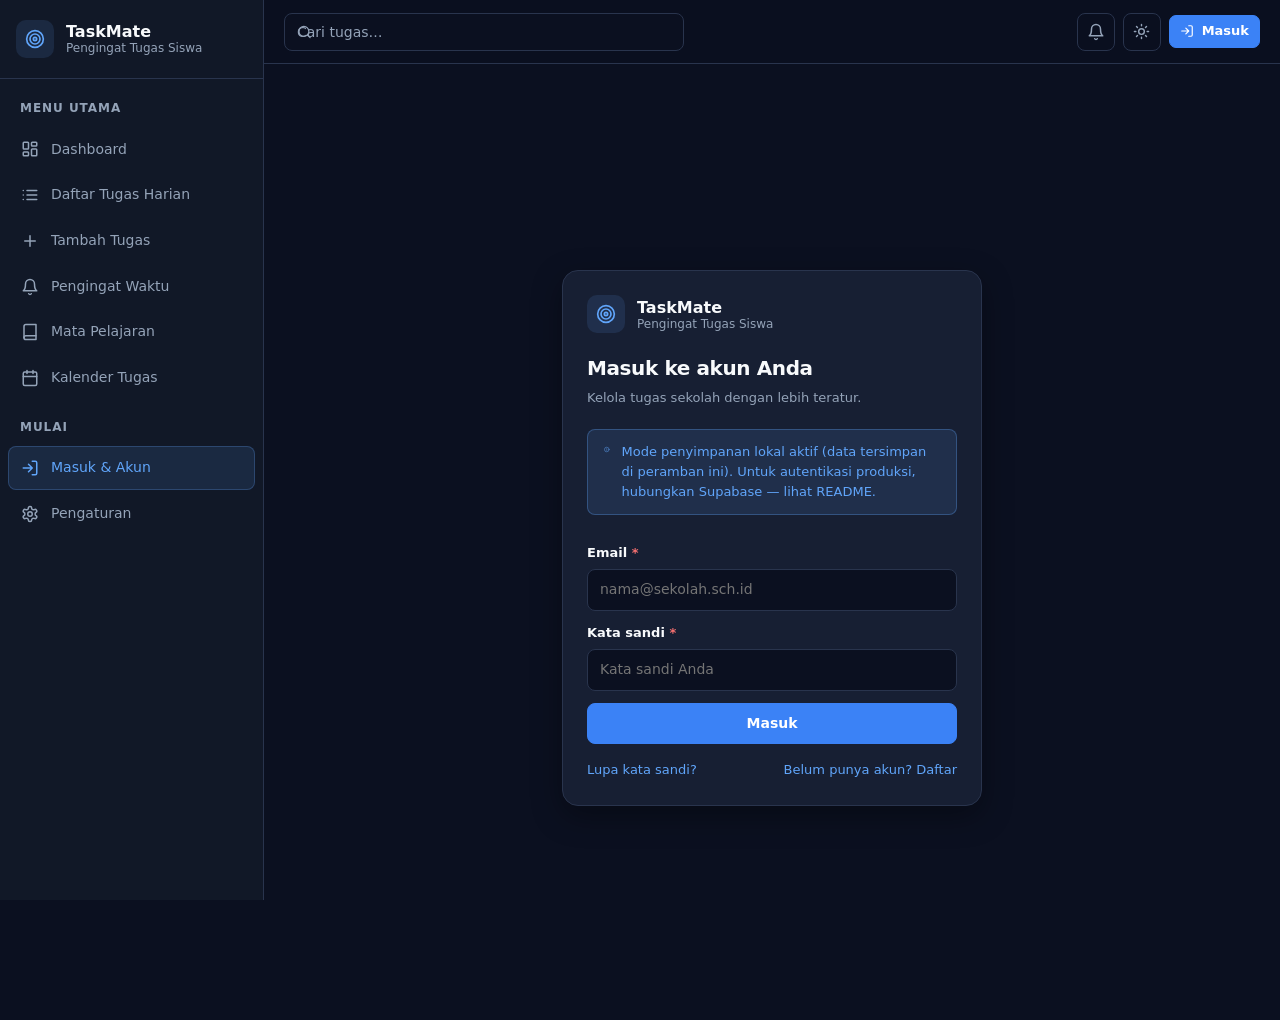
<file: index.html>
<!DOCTYPE html>
<html lang="id" data-theme="dark">
<head>
  <meta charset="UTF-8" />
  <meta name="viewport" content="width=device-width, initial-scale=1.0, viewport-fit=cover" />
  <meta name="color-scheme" content="dark light" />
  <meta name="description" content="TaskMate — Pengingat Tugas Siswa" />
  <meta name="theme-color" content="#0B1020" media="(prefers-color-scheme: dark)" />
  <meta name="theme-color" content="#F8FAFC" media="(prefers-color-scheme: light)" />
  <meta name="mobile-web-app-capable" content="yes" />
  <meta name="apple-mobile-web-app-capable" content="yes" />
  <meta name="apple-mobile-web-app-status-bar-style" content="black-translucent" />
  <meta name="apple-mobile-web-app-title" content="TaskMate" />
  <meta name="format-detection" content="telephone=no" />
  <title>TaskMate — Pengingat Tugas Siswa</title>
  <link rel="manifest" href="./manifest.webmanifest" />
  <link rel="icon" type="image/png" sizes="192x192" href="./icons/icon-192.png" />
  <link rel="apple-touch-icon" href="./icons/apple-touch-icon.png" />
  <link rel="stylesheet" href="./styles/tokens.css" />
  <link rel="stylesheet" href="./styles/base.css" />
  <link rel="stylesheet" href="./styles/layout.css" />
  <link rel="stylesheet" href="./styles/components.css" />
  <link rel="stylesheet" href="./styles/pages.css" />
</head>
<body>
  <a class="skip-link" href="#konten">Lompat ke konten</a>

  <div id="app" class="app-shell" hidden>
    <aside id="sidebar" class="sidebar" aria-label="Navigasi utama"></aside>
    <div class="sidebar-overlay" id="sidebar-overlay" hidden></div>
    <div class="app-main">
      <header id="header" class="app-header"></header>
      <main id="konten" class="app-content" tabindex="-1"></main>
    </div>
  </div>

  <div id="auth-root" hidden></div>
  <div id="overlay-root"></div>
  <div id="toast-root" class="toast-root" role="status" aria-live="polite"></div>

  <noscript>
    <div style="padding:24px;font-family:sans-serif;color:#F8FAFC;background:#0B1020">
      TaskMate membutuhkan JavaScript untuk berjalan. Mohon aktifkan JavaScript di peramban Anda.
    </div>
  </noscript>

  <script type="module" src="./js/app.js"></script>
</body>
</html>
</file>
<file: styles/tokens.css>
/* TaskMate — Design tokens (dark mode bawaan) */
:root {
  --bg: #0B1020;
  --sidebar-bg: #111827;
  --card: #171F33;
  --card-2: #1C2540;
  --border: #29344D;
  --primary: #60A5FA;
  --primary-strong: #3B82F6;
  --primary-soft: rgba(96, 165, 250, 0.12);
  --text: #F8FAFC;
  --muted: #94A3B8;
  --success: #4ADE80;
  --success-soft: rgba(74, 222, 128, 0.14);
  --danger: #F87171;
  --danger-soft: rgba(248, 113, 113, 0.14);
  --warning: #FBBF24;
  --warning-soft: rgba(251, 191, 36, 0.14);
  --info: #60A5FA;
  --overlay: rgba(3, 7, 18, 0.72);
  --shadow: 0 10px 30px rgba(0, 0, 0, 0.35);

  --radius-sm: 8px;
  --radius: 12px;
  --radius-lg: 16px;

  --font: "Inter", "Segoe UI", system-ui, -apple-system, "Helvetica Neue", Arial, sans-serif;

  --sp-1: 4px;
  --sp-2: 8px;
  --sp-3: 12px;
  --sp-4: 16px;
  --sp-5: 20px;
  --sp-6: 24px;
  --sp-8: 32px;

  --sidebar-w: 264px;
  --header-h: 64px;

  --fs-xs: 12px;
  --fs-sm: 13px;
  --fs-base: 14px;
  --fs-md: 16px;
  --fs-lg: 20px;
  --fs-xl: 26px;
}

:root[data-theme="light"] {
  --bg: #F1F5F9;
  --sidebar-bg: #FFFFFF;
  --card: #FFFFFF;
  --card-2: #F8FAFC;
  --border: #E2E8F0;
  --primary: #2563EB;
  --primary-strong: #1D4ED8;
  --primary-soft: rgba(37, 99, 235, 0.10);
  --text: #0F172A;
  --muted: #64748B;
  --success: #16A34A;
  --success-soft: rgba(22, 163, 74, 0.12);
  --danger: #DC2626;
  --danger-soft: rgba(220, 38, 38, 0.10);
  --warning: #D97706;
  --warning-soft: rgba(217, 119, 6, 0.12);
  --overlay: rgba(15, 23, 42, 0.45);
  --shadow: 0 10px 24px rgba(15, 23, 42, 0.08);
}
</file>
<file: styles/base.css>
/* TaskMate — Dasar: reset, tipografi, utilitas */
*, *::before, *::after { box-sizing: border-box; }

html, body {
  margin: 0;
  padding: 0;
  height: 100%;
}

body {
  background: var(--bg);
  color: var(--text);
  font-family: var(--font);
  font-size: var(--fs-base);
  line-height: 1.55;
  -webkit-font-smoothing: antialiased;
  text-rendering: optimizeLegibility;
}

h1, h2, h3, h4, p { margin: 0; }
h1 { font-size: var(--fs-xl); font-weight: 700; letter-spacing: -0.02em; }
h2 { font-size: var(--fs-lg); font-weight: 650; letter-spacing: -0.01em; }
h3 { font-size: var(--fs-md); font-weight: 600; }

a { color: var(--primary); text-decoration: none; }
a:hover { text-decoration: underline; }

button, input, select, textarea { font: inherit; color: inherit; }

/* Ponsel: cegah zoom otomatis iOS saat fokus kolom (harus >= 16px). */
@media (max-width: 620px) {
  input, select, textarea { font-size: 16px; }
}

/* Hilangkan kilasan abu saat mengetuk di ponsel. */
button, a, .task-item, .subject-card, .nav-item, .chip, .tab { -webkit-tap-highlight-color: transparent; }

:focus-visible {
  outline: 2px solid var(--primary);
  outline-offset: 2px;
  border-radius: 4px;
}

.skip-link {
  position: absolute;
  left: -9999px;
  top: 0;
  background: var(--primary);
  color: #04101f;
  padding: 8px 14px;
  z-index: 100;
  border-radius: 0 0 8px 0;
  font-weight: 600;
}
.skip-link:focus { left: 0; }

.muted { color: var(--muted); }
.small { font-size: var(--fs-sm); }
.xs { font-size: var(--fs-xs); }
.bold { font-weight: 600; }
.center { text-align: center; }
.row { display: flex; align-items: center; gap: var(--sp-2); }
.row-between { display: flex; align-items: center; justify-content: space-between; gap: var(--sp-3); }
.wrap { flex-wrap: wrap; }
.grow { flex: 1; min-width: 0; }
.stack { display: flex; flex-direction: column; gap: var(--sp-3); }
.stack-lg { display: flex; flex-direction: column; gap: var(--sp-5); }
.hidden { display: none !important; }

::-webkit-scrollbar { width: 10px; height: 10px; }
::-webkit-scrollbar-track { background: transparent; }
::-webkit-scrollbar-thumb { background: var(--border); border-radius: 8px; }
::-webkit-scrollbar-thumb:hover { background: #3a4763; }

@media (prefers-reduced-motion: reduce) {
  * { animation: none !important; transition: none !important; }
}
</file>
<file: styles/layout.css>
/* TaskMate — Layout: shell, sidebar, header, konten, drawer */
.app-shell {
  display: flex;
  min-height: 100vh;
  min-height: 100dvh;
}

.app-main {
  flex: 1;
  min-width: 0;
  display: flex;
  flex-direction: column;
}

/* ---------- Sidebar ---------- */
.sidebar {
  width: var(--sidebar-w);
  flex-shrink: 0;
  background: var(--sidebar-bg);
  border-right: 1px solid var(--border);
  display: flex;
  flex-direction: column;
  position: sticky;
  top: 0;
  height: 100vh;
  height: 100dvh;
  overflow-y: auto;
  z-index: 40;
}

.sidebar-brand {
  display: flex;
  align-items: center;
  gap: var(--sp-3);
  padding: var(--sp-5) var(--sp-4);
  border-bottom: 1px solid var(--border);
}

.brand-mark {
  width: 38px;
  height: 38px;
  border-radius: 10px;
  background: var(--primary-soft);
  color: var(--primary);
  display: grid;
  place-items: center;
  flex-shrink: 0;
}

.brand-text { display: flex; flex-direction: column; line-height: 1.2; min-width: 0; }
.brand-name { font-weight: 700; font-size: var(--fs-md); color: var(--text); }
.brand-sub { font-size: var(--fs-xs); color: var(--muted); }

.sidebar-nav {
  padding: var(--sp-3) var(--sp-2);
  display: flex;
  flex-direction: column;
  gap: 2px;
  flex: 1;
}

.nav-section-label {
  font-size: var(--fs-xs);
  text-transform: uppercase;
  letter-spacing: 0.08em;
  color: var(--muted);
  padding: var(--sp-4) var(--sp-3) var(--sp-2);
  font-weight: 600;
}
.nav-section-label:first-child { padding-top: var(--sp-2); }

.nav-item {
  display: flex;
  align-items: center;
  gap: var(--sp-3);
  padding: 10px var(--sp-3);
  border-radius: var(--radius-sm);
  color: var(--muted);
  font-weight: 500;
  border: 1px solid transparent;
  transition: background 0.15s ease, color 0.15s ease;
}
.nav-item:hover { background: var(--card); color: var(--text); text-decoration: none; }
.nav-item.active {
  background: var(--primary-soft);
  color: var(--primary);
  border-color: rgba(96, 165, 250, 0.25);
}
.nav-item .nav-badge {
  margin-left: auto;
  background: var(--card-2);
  border: 1px solid var(--border);
  color: var(--muted);
  font-size: 11px;
  font-weight: 600;
  padding: 1px 7px;
  border-radius: 999px;
}

.sidebar-account {
  border-top: 1px solid var(--border);
  padding: var(--sp-3);
  margin-top: auto; /* selalu menempel di dasar sidebar */
}

.account-card {
  display: flex;
  align-items: center;
  gap: var(--sp-3);
  padding: var(--sp-2);
  border-radius: var(--radius-sm);
  transition: background 0.15s ease;
}
.account-card:hover { background: var(--card); }

.avatar {
  width: 36px;
  height: 36px;
  border-radius: 50%;
  background: var(--primary-soft);
  color: var(--primary);
  display: grid;
  place-items: center;
  font-weight: 700;
  flex-shrink: 0;
  border: 1px solid var(--border);
}

.account-info { min-width: 0; flex: 1; }
.account-name { font-weight: 600; font-size: var(--fs-sm); white-space: nowrap; overflow: hidden; text-overflow: ellipsis; }
.account-email { font-size: var(--fs-xs); color: var(--muted); white-space: nowrap; overflow: hidden; text-overflow: ellipsis; }

.sidebar-overlay {
  position: fixed;
  inset: 0;
  background: var(--overlay);
  z-index: 35;
}

/* ---------- Header ---------- */
.app-header {
  height: calc(var(--header-h) + env(safe-area-inset-top, 0px));
  flex-shrink: 0;
  background: rgba(11, 16, 32, 0.85);
  backdrop-filter: blur(10px);
  border-bottom: 1px solid var(--border);
  display: flex;
  align-items: center;
  gap: var(--sp-3);
  padding: env(safe-area-inset-top, 0px) var(--sp-5) 0;
  position: sticky;
  top: 0;
  z-index: 30;
}
:root[data-theme="light"] .app-header { background: rgba(255, 255, 255, 0.85); }

.header-title { font-size: var(--fs-md); font-weight: 650; white-space: nowrap; overflow: hidden; text-overflow: ellipsis; }

/* Judul header hanya tampil di ponsel (di desktop judul ada di halaman). */
.hidden-desktop { display: none; }
@media (max-width: 900px) { .hidden-desktop { display: block; } }

/* Kolom pencarian gaya "pill" — dipakai di header & bilah filter. */
.search-box {
  position: relative;
  display: flex;
  align-items: center;
  min-width: 0;
}
.search-box svg {
  position: absolute;
  left: 13px;
  top: 50%;
  transform: translateY(-50%);
  color: var(--muted);
  pointer-events: none;
}
.search-box input {
  height: 38px;
  padding: 0 14px 0 37px;
  background: var(--card-2);
  border: 1px solid var(--border);
  border-radius: 999px;
  font-size: 14px;
}
.search-box input::placeholder { color: var(--muted); }
.search-box input:focus { background: var(--bg); }

.header-search {
  flex: 1;
  max-width: 400px;
}

.header-actions { display: flex; align-items: center; gap: var(--sp-2); margin-left: auto; }

.icon-btn {
  position: relative;
  width: 38px;
  height: 38px;
  display: grid;
  place-items: center;
  border-radius: var(--radius-sm);
  background: transparent;
  border: 1px solid var(--border);
  color: var(--muted);
  cursor: pointer;
  transition: background 0.15s ease, color 0.15s ease;
}
.icon-btn:hover { background: var(--card); color: var(--text); }
.icon-btn.primary-soft { background: var(--primary-soft); color: var(--primary); border-color: rgba(96,165,250,.3); }

.dot-badge {
  position: absolute;
  top: -5px;
  right: -5px;
  min-width: 18px;
  height: 18px;
  padding: 0 4px;
  border-radius: 999px;
  background: var(--danger);
  color: #fff;
  font-size: 10px;
  font-weight: 700;
  display: grid;
  place-items: center;
  border: 2px solid var(--bg);
}

.menu-toggle { display: none; }

/* ---------- Konten ---------- */
.app-content {
  flex: 1;
  padding: var(--sp-6) var(--sp-5) calc(var(--sp-8) + env(safe-area-inset-bottom, 0px));
  max-width: 1280px;
  width: 100%;
  margin: 0 auto;
  outline: none;
}

.page-head {
  display: flex;
  align-items: flex-start;
  justify-content: space-between;
  gap: var(--sp-4);
  margin-bottom: var(--sp-5);
  flex-wrap: wrap;
}
.page-head p { color: var(--muted); margin-top: 4px; }

/* ---------- Grid responsif ---------- */
.grid { display: grid; gap: var(--sp-4); }
.grid-2 { grid-template-columns: repeat(2, minmax(0, 1fr)); }
.grid-3 { grid-template-columns: repeat(3, minmax(0, 1fr)); }
.grid-4 { grid-template-columns: repeat(4, minmax(0, 1fr)); }
.grid-main { grid-template-columns: minmax(0, 2fr) minmax(0, 1fr); align-items: start; }

/* ---------- Responsif ---------- */
@media (max-width: 1080px) {
  .grid-4 { grid-template-columns: repeat(2, minmax(0, 1fr)); }
  .grid-main { grid-template-columns: minmax(0, 1fr); }
}

@media (max-width: 900px) {
  .sidebar {
    position: fixed;
    left: 0;
    top: 0;
    transform: translateX(-100%);
    transition: transform 0.22s ease;
    box-shadow: var(--shadow);
    padding-bottom: env(safe-area-inset-bottom, 0px);
  }
  .sidebar.open { transform: translateX(0); }
  .menu-toggle { display: grid; }
  .app-content { padding: var(--sp-5) var(--sp-4) calc(var(--sp-8) + env(safe-area-inset-bottom, 0px)); }
  .grid-3 { grid-template-columns: repeat(2, minmax(0, 1fr)); }
  .header-search { display: none; }

  /* Target sentuh nyaman di ponsel (>= 44px). */
  .icon-btn { width: 44px; height: 44px; }
  .nav-item { padding: 12px var(--sp-3); }
  .btn-sm { padding: 8px 12px; }
  .tab { padding: 12px var(--sp-3); }
}

@media (max-width: 620px) {
  .grid-2, .grid-3, .grid-4 { grid-template-columns: minmax(0, 1fr); }
  .app-content { padding: var(--sp-4) var(--sp-3) var(--sp-8); }
  h1 { font-size: 22px; }
  .page-head .btn { width: 100%; justify-content: center; }
}
</file>
<file: styles/components.css>
/* TaskMate — Komponen UI */
/* ---------- Kartu ---------- */
.card {
  background: var(--card);
  border: 1px solid var(--border);
  border-radius: var(--radius);
  padding: var(--sp-4);
}
.card-title { font-weight: 650; margin-bottom: var(--sp-1); }
.card-head { display: flex; align-items: center; justify-content: space-between; gap: var(--sp-3); margin-bottom: var(--sp-3); }
.card-flush { padding: 0; overflow: hidden; }

.stat-card { display: flex; align-items: center; gap: var(--sp-3); }
.stat-icon {
  width: 44px; height: 44px; border-radius: 12px;
  display: grid; place-items: center; flex-shrink: 0;
}
.stat-value { font-size: 24px; font-weight: 700; line-height: 1.1; }
.stat-label { font-size: var(--fs-xs); color: var(--muted); }

/* ---------- Tombol ---------- */
.btn {
  display: inline-flex;
  align-items: center;
  justify-content: center;
  gap: var(--sp-2);
  padding: 9px 16px;
  border-radius: var(--radius-sm);
  border: 1px solid var(--border);
  background: var(--card-2);
  color: var(--text);
  font-size: var(--fs-base);
  font-weight: 600;
  cursor: pointer;
  transition: background 0.15s ease, border-color 0.15s ease, opacity .15s ease;
  white-space: nowrap;
}
.btn:hover:not(:disabled) { background: var(--card); border-color: #3a4763; }
.btn:disabled { opacity: 0.55; cursor: not-allowed; }
.btn-primary { background: var(--primary-strong); border-color: var(--primary-strong); color: #fff; }
.btn-primary:hover:not(:disabled) { background: var(--primary); border-color: var(--primary); }
.btn-danger { background: var(--danger-soft); border-color: rgba(248,113,113,.35); color: var(--danger); }
.btn-danger:hover:not(:disabled) { background: rgba(248,113,113,.22); }
.btn-ghost { background: transparent; border-color: transparent; color: var(--muted); }
.btn-ghost:hover:not(:disabled) { background: var(--card-2); color: var(--text); }
.btn-sm { padding: 5px 10px; font-size: var(--fs-sm); border-radius: 7px; }
.btn-block { width: 100%; }
.btn .spinner { margin: 0; }

/* ---------- Formulir ---------- */
.field { display: flex; flex-direction: column; gap: 6px; }
.field label { font-size: var(--fs-sm); font-weight: 600; }
.field label .req { color: var(--danger); }
.field .hint { font-size: var(--fs-xs); color: var(--muted); }
.field .error { font-size: var(--fs-xs); color: var(--danger); display: flex; align-items: center; gap: 4px; }

input[type="text"], input[type="email"], input[type="password"], input[type="date"],
input[type="time"], input[type="search"], select, textarea {
  width: 100%;
  background: var(--bg);
  border: 1px solid var(--border);
  border-radius: var(--radius-sm);
  padding: 9px 12px;
  color: var(--text);
  transition: border-color 0.15s ease, box-shadow 0.15s ease;
}
input:focus, select:focus, textarea:focus {
  outline: none;
  border-color: var(--primary);
  box-shadow: 0 0 0 3px rgba(96, 165, 250, 0.18);
}
input[aria-invalid="true"], select[aria-invalid="true"], textarea[aria-invalid="true"] { border-color: var(--danger); }
textarea { min-height: 96px; resize: vertical; }
select {
  appearance: none;
  background-image: url("data:image/svg+xml;utf8,<svg xmlns='http://www.w3.org/2000/svg' width='14' height='14' viewBox='0 0 24 24' fill='none' stroke='%2394A3B8' stroke-width='2' stroke-linecap='round' stroke-linejoin='round'><polyline points='6 9 12 15 18 9'/></svg>");
  background-repeat: no-repeat;
  background-position: right 10px center;
  padding-right: 30px;
}

.form-grid { display: grid; grid-template-columns: repeat(2, minmax(0, 1fr)); gap: var(--sp-4); }
.form-grid .span-2 { grid-column: 1 / -1; }
@media (max-width: 620px) { .form-grid { grid-template-columns: minmax(0, 1fr); } .form-grid .span-2 { grid-column: auto; } }

.switch-row {
  display: flex; align-items: center; justify-content: space-between;
  gap: var(--sp-4); padding: var(--sp-3) 0;
}
.switch-row + .switch-row { border-top: 1px solid var(--border); }
.switch-copy { min-width: 0; }
.switch-copy strong { display: block; font-size: var(--fs-base); }
.switch-copy span { font-size: var(--fs-xs); color: var(--muted); }

.switch { position: relative; width: 44px; height: 24px; flex-shrink: 0; }
.switch input { position: absolute; opacity: 0; width: 100%; height: 100%; margin: 0; cursor: pointer; z-index: 1; }
.switch .track {
  position: absolute; inset: 0; border-radius: 999px;
  background: var(--card-2); border: 1px solid var(--border);
  transition: background 0.18s ease;
}
.switch .thumb {
  position: absolute; top: 3px; left: 3px; width: 16px; height: 16px;
  border-radius: 50%; background: var(--muted); transition: transform 0.18s ease, background 0.18s ease;
}
.switch input:checked ~ .track { background: var(--primary-soft); border-color: var(--primary); }
.switch input:checked ~ .thumb { transform: translateX(20px); background: var(--primary); }
.switch input:focus-visible ~ .track { outline: 2px solid var(--primary); outline-offset: 2px; }

.radio-chips { display: flex; gap: var(--sp-2); flex-wrap: wrap; }
.chip {
  display: inline-flex; align-items: center; gap: 6px;
  padding: 7px 12px; border-radius: 999px;
  border: 1px solid var(--border); background: var(--card-2);
  color: var(--muted); font-size: var(--fs-sm); font-weight: 600; cursor: pointer;
}
.chip input { position: absolute; opacity: 0; pointer-events: none; }
.chip.selected { background: var(--primary-soft); border-color: var(--primary); color: var(--primary); }

/* ---------- Badge ---------- */
.badge {
  display: inline-flex; align-items: center; gap: 5px;
  font-size: 11px; font-weight: 700; letter-spacing: .02em;
  padding: 3px 9px; border-radius: 999px; white-space: nowrap;
  border: 1px solid transparent;
}
.badge .dot { width: 6px; height: 6px; border-radius: 50%; background: currentColor; }
.badge-neutral { background: var(--card-2); color: var(--muted); border-color: var(--border); }
.badge-primary { background: var(--primary-soft); color: var(--primary); border-color: rgba(96,165,250,.3); }
.badge-success { background: var(--success-soft); color: var(--success); border-color: rgba(74,222,128,.3); }
.badge-danger { background: var(--danger-soft); color: var(--danger); border-color: rgba(248,113,113,.3); }
.badge-warning { background: var(--warning-soft); color: var(--warning); border-color: rgba(251,191,36,.3); }

.subject-dot { width: 10px; height: 10px; border-radius: 50%; flex-shrink: 0; }

/* ---------- Daftar & item tugas ---------- */
.task-list { display: flex; flex-direction: column; }
.task-item {
  display: flex; align-items: flex-start; gap: var(--sp-3);
  padding: var(--sp-3) var(--sp-4);
  border-bottom: 1px solid var(--border);
  transition: background 0.12s ease;
}
.task-item:last-child { border-bottom: none; }
.task-item:hover { background: var(--card-2); }
.task-item.done .task-title { text-decoration: line-through; color: var(--muted); }

.task-check {
  width: 20px; height: 20px; margin-top: 2px; flex-shrink: 0;
  accent-color: var(--success); cursor: pointer;
}
.task-body { flex: 1; min-width: 0; }
.task-title { font-weight: 600; word-break: break-word; }
.task-title-btn { background: none; border: none; padding: 0; font: inherit; color: inherit; cursor: pointer; text-align: left; }
.task-title-btn:hover { color: var(--primary); }
.task-meta { display: flex; align-items: center; gap: var(--sp-2); flex-wrap: wrap; margin-top: 5px; font-size: var(--fs-xs); color: var(--muted); }
.task-meta .sep { opacity: .5; }
.task-actions { display: flex; align-items: center; gap: 4px; flex-shrink: 0; }

/* ---------- Tab ---------- */
.tabs {
  display: flex; gap: var(--sp-1); border-bottom: 1px solid var(--border);
  margin-bottom: var(--sp-4); overflow-x: auto; scrollbar-width: none;
}
.tabs::-webkit-scrollbar { display: none; }
.tab {
  padding: 10px 14px; background: none; border: none;
  border-bottom: 2px solid transparent; color: var(--muted);
  font-weight: 600; font-size: var(--fs-sm); cursor: pointer; white-space: nowrap;
  display: inline-flex; align-items: center; gap: 6px;
}
.tab:hover { color: var(--text); }
.tab.active { color: var(--primary); border-bottom-color: var(--primary); }
.tab .count { font-size: 11px; background: var(--card-2); border: 1px solid var(--border); border-radius: 999px; padding: 0 6px; }

/* ---------- Filter bar ---------- */
.filter-bar {
  display: grid;
  grid-template-columns: minmax(180px, 1.4fr) repeat(4, minmax(120px, 1fr));
  gap: var(--sp-2);
  margin-bottom: var(--sp-4);
}
/* Samakan tinggi semua kolom (pencarian pill 38px) agar sejajar rapi. */
.filter-bar select,
.filter-bar input[type="date"] {
  height: 38px;
  padding-top: 0;
  padding-bottom: 0;
  background-color: var(--card-2);
}
.filter-bar select:hover,
.filter-bar input[type="date"]:hover { border-color: #3a4763; }
@media (max-width: 1080px) { .filter-bar { grid-template-columns: repeat(3, minmax(0, 1fr)); } }
@media (max-width: 620px) { .filter-bar { grid-template-columns: repeat(2, minmax(0, 1fr)); } }

/* ---------- Progress ---------- */
.progress-track {
  height: 8px; background: var(--card-2); border: 1px solid var(--border);
  border-radius: 999px; overflow: hidden;
}
.progress-fill { height: 100%; background: var(--success); border-radius: 999px; transition: width 0.3s ease; }

.ring { position: relative; width: 120px; height: 120px; flex-shrink: 0; }
.ring svg { transform: rotate(-90deg); }
.ring .ring-label {
  position: absolute; inset: 0; display: grid; place-items: center;
  flex-direction: column; text-align: center; line-height: 1.2;
}
.ring .ring-value { font-size: 22px; font-weight: 700; }

/* ---------- Empty / loading / error ---------- */
.state-box {
  display: flex; flex-direction: column; align-items: center; gap: var(--sp-3);
  padding: var(--sp-8) var(--sp-4); text-align: center; color: var(--muted);
}
.state-icon {
  width: 56px; height: 56px; border-radius: 16px; display: grid; place-items: center;
  background: var(--card-2); border: 1px solid var(--border); color: var(--muted);
}
.state-box h3 { color: var(--text); }
.state-box .state-actions { display: flex; gap: var(--sp-2); margin-top: var(--sp-2); flex-wrap: wrap; justify-content: center; }

.spinner {
  width: 18px; height: 18px; border-radius: 50%;
  border: 2px solid var(--border); border-top-color: var(--primary);
  animation: spin 0.7s linear infinite; flex-shrink: 0;
}
@keyframes spin { to { transform: rotate(360deg); } }
.loading-box { display: flex; flex-direction: column; align-items: center; gap: var(--sp-3); padding: var(--sp-8); color: var(--muted); }

/* ---------- Dialog ---------- */
.dialog-backdrop {
  position: fixed; inset: 0; background: var(--overlay);
  display: grid; place-items: center; padding: var(--sp-4);
  z-index: 80; animation: fade 0.15s ease;
}
@keyframes fade { from { opacity: 0; } to { opacity: 1; } }
.dialog {
  background: var(--card); border: 1px solid var(--border);
  border-radius: var(--radius-lg); box-shadow: var(--shadow);
  width: min(480px, 100%); max-height: 90dvh; overflow: auto;
  padding: var(--sp-5);
}
.dialog-title { font-size: var(--fs-md); font-weight: 700; margin-bottom: var(--sp-2); }
.dialog-body { color: var(--muted); font-size: var(--fs-base); }
.dialog-actions { display: flex; justify-content: flex-end; gap: var(--sp-2); margin-top: var(--sp-5); flex-wrap: wrap; }
@media (max-width: 620px) { .dialog-actions .btn { flex: 1; } }

/* ---------- Toast ---------- */
.toast-root {
  position: fixed; bottom: 20px; right: 20px; z-index: 90;
  display: flex; flex-direction: column; gap: var(--sp-2); max-width: min(380px, calc(100vw - 40px));
}
.toast {
  display: flex; align-items: flex-start; gap: var(--sp-3);
  background: var(--card); border: 1px solid var(--border);
  border-left: 3px solid var(--primary);
  border-radius: var(--radius); box-shadow: var(--shadow);
  padding: var(--sp-3) var(--sp-4); animation: toast-in 0.2s ease;
}
.toast.success { border-left-color: var(--success); }
.toast.error { border-left-color: var(--danger); }
.toast.warning { border-left-color: var(--warning); }
.toast .toast-msg { flex: 1; font-size: var(--fs-sm); }
.toast .toast-close { background: none; border: none; color: var(--muted); cursor: pointer; padding: 0; display: grid; place-items: center; }
@keyframes toast-in { from { transform: translateY(8px); opacity: 0; } to { transform: translateY(0); opacity: 1; } }

/* ---------- Popover notifikasi ---------- */
.popover {
  position: absolute; top: calc(100% + 8px); right: 0;
  width: min(360px, calc(100vw - 32px)); max-height: 460px; overflow: auto;
  background: var(--card); border: 1px solid var(--border);
  border-radius: var(--radius); box-shadow: var(--shadow); z-index: 60;
}
.popover-head {
  display: flex; align-items: center; justify-content: space-between;
  padding: var(--sp-3) var(--sp-4); border-bottom: 1px solid var(--border);
  position: sticky; top: 0; background: var(--card);
}
.popover-item {
  display: flex; gap: var(--sp-3); padding: var(--sp-3) var(--sp-4);
  border-bottom: 1px solid var(--border); cursor: pointer; align-items: flex-start;
}
.popover-item:hover { background: var(--card-2); }
.popover-item.unread { background: var(--primary-soft); }
.popover-item.unread:hover { background: rgba(96,165,250,.18); }
.header-actions { position: relative; }

/* ---------- Kalender ---------- */
.cal-grid { display: grid; grid-template-columns: repeat(7, minmax(0, 1fr)); gap: 1px; background: var(--border); border: 1px solid var(--border); border-radius: var(--radius); overflow: hidden; }
.cal-dow { background: var(--card-2); padding: 8px 4px; text-align: center; font-size: var(--fs-xs); font-weight: 700; color: var(--muted); text-transform: uppercase; letter-spacing: .04em; }
.cal-cell {
  background: var(--card); min-height: 96px; padding: 6px;
  display: flex; flex-direction: column; gap: 4px; cursor: pointer;
  border: none; text-align: left; font: inherit; color: inherit;
  transition: background .12s ease;
}
.cal-cell:hover { background: var(--card-2); }
.cal-cell.other { opacity: .38; }
.cal-cell.selected { outline: 2px solid var(--primary); outline-offset: -2px; }
.cal-daynum { font-size: var(--fs-sm); font-weight: 600; display: flex; align-items: center; justify-content: space-between; }
.cal-cell.today .cal-daynum span.circle {
  background: var(--primary); color: #04101f; border-radius: 50%;
  width: 22px; height: 22px; display: grid; place-items: center;
}
.cal-chip {
  font-size: 10px; font-weight: 600; padding: 2px 6px; border-radius: 5px;
  background: var(--card-2); border-left: 3px solid var(--primary);
  white-space: nowrap; overflow: hidden; text-overflow: ellipsis; display: block;
}
.cal-more { font-size: 10px; color: var(--muted); }
@media (max-width: 620px) {
  .cal-cell { min-height: 62px; padding: 4px; }
  .cal-chip { display: none; }
}

/* ---------- Halaman auth ---------- */
.auth-wrap {
  min-height: 100dvh; display: grid; place-items: center; padding: var(--sp-5);
  background: var(--bg);
}
.auth-card {
  width: min(420px, 100%); background: var(--card); border: 1px solid var(--border);
  border-radius: var(--radius-lg); padding: var(--sp-6); box-shadow: var(--shadow);
}
.auth-brand { display: flex; align-items: center; gap: var(--sp-3); margin-bottom: var(--sp-5); }
.auth-alt { text-align: center; margin-top: var(--sp-4); font-size: var(--fs-sm); color: var(--muted); }

.alert {
  display: flex; gap: var(--sp-3); padding: var(--sp-3) var(--sp-4);
  border-radius: var(--radius-sm); font-size: var(--fs-sm);
  border: 1px solid transparent; align-items: flex-start;
}
.alert-danger { background: var(--danger-soft); border-color: rgba(248,113,113,.3); color: var(--danger); }
.alert-warning { background: var(--warning-soft); border-color: rgba(251,191,36,.3); color: var(--warning); }
.alert-info { background: var(--primary-soft); border-color: rgba(96,165,250,.3); color: var(--primary); }
.alert-success { background: var(--success-soft); border-color: rgba(74,222,128,.3); color: var(--success); }

/* ---------- Warna subjek ---------- */
.color-swatches { display: flex; flex-wrap: wrap; gap: var(--sp-2); }
.swatch {
  width: 30px; height: 30px; border-radius: 8px; cursor: pointer;
  border: 2px solid transparent; position: relative;
}
.swatch.selected { border-color: var(--text); box-shadow: 0 0 0 2px var(--bg); }
</file>
<file: styles/pages.css>
/* TaskMate — Halaman spesifik */

/* Dashboard */
.greeting-card {
  background: linear-gradient(135deg, rgba(96,165,250,.10), rgba(96,165,250,.02));
  border: 1px solid rgba(96,165,250,.25);
}
:root[data-theme="light"] .greeting-card {
  background: linear-gradient(135deg, rgba(37,99,235,.08), rgba(37,99,235,.02));
}
.deadline-item {
  display: flex; align-items: center; gap: var(--sp-3);
  padding: var(--sp-3) 0; border-bottom: 1px solid var(--border);
}
.deadline-item:last-child { border-bottom: none; }
.deadline-time {
  font-size: var(--fs-xs); font-weight: 700; color: var(--warning);
  background: var(--warning-soft); border-radius: 7px; padding: 5px 8px;
  text-align: center; min-width: 62px; flex-shrink: 0; line-height: 1.25;
}
.deadline-time.overdue { color: var(--danger); background: var(--danger-soft); }

.activity-item { display: flex; gap: var(--sp-3); padding: var(--sp-2) 0; align-items: flex-start; }
.activity-icon {
  width: 28px; height: 28px; border-radius: 8px; flex-shrink: 0;
  display: grid; place-items: center; background: var(--card-2); border: 1px solid var(--border); color: var(--muted);
}

/* Detail tugas */
.detail-grid { display: grid; grid-template-columns: minmax(0, 2fr) minmax(0, 1fr); gap: var(--sp-4); align-items: start; }
@media (max-width: 900px) { .detail-grid { grid-template-columns: minmax(0, 1fr); } }
.detail-rows { display: flex; flex-direction: column; }
.detail-row {
  display: flex; justify-content: space-between; gap: var(--sp-4);
  padding: 10px 0; border-bottom: 1px solid var(--border); font-size: var(--fs-sm);
}
.detail-row:last-child { border-bottom: none; }
.detail-row .k { color: var(--muted); flex-shrink: 0; }
.detail-row .v { text-align: right; font-weight: 600; word-break: break-word; }

.back-link {
  display: inline-flex; align-items: center; gap: 6px;
  color: var(--muted); font-size: var(--fs-sm); font-weight: 600;
  background: none; border: none; cursor: pointer; padding: 0; margin-bottom: var(--sp-3);
}
.back-link:hover { color: var(--primary); text-decoration: none; }

/* Mata pelajaran */
.subject-card { display: flex; flex-direction: column; gap: var(--sp-3); }
.subject-color-bar { height: 4px; border-radius: 999px; margin: calc(var(--sp-4) * -1) calc(var(--sp-4) * -1) 0; }
.subject-actions { display: flex; gap: var(--sp-2); margin-top: auto; }

/* Pengingat */
.reminder-item { display: flex; align-items: flex-start; gap: var(--sp-3); padding: var(--sp-3) var(--sp-4); border-bottom: 1px solid var(--border); }
.reminder-item:last-child { border-bottom: none; }
.reminder-icon { width: 36px; height: 36px; border-radius: 10px; display: grid; place-items: center; flex-shrink: 0; background: var(--primary-soft); color: var(--primary); }
.reminder-icon.off { background: var(--card-2); color: var(--muted); }
.reminder-icon.sent { background: var(--success-soft); color: var(--success); }

/* Kalender */
.cal-toolbar { display: flex; align-items: center; gap: var(--sp-2); flex-wrap: wrap; }
.cal-toolbar .cal-month { font-weight: 700; font-size: var(--fs-md); min-width: 170px; text-align: center; }
.cal-layout { display: grid; grid-template-columns: minmax(0, 2fr) minmax(0, 1fr); gap: var(--sp-4); align-items: start; }
@media (max-width: 1080px) { .cal-layout { grid-template-columns: minmax(0, 1fr); } }

/* Pengaturan */
.settings-layout { display: grid; grid-template-columns: 220px minmax(0, 1fr); gap: var(--sp-5); align-items: start; }
@media (max-width: 900px) { .settings-layout { grid-template-columns: minmax(0, 1fr); } }
.settings-nav { display: flex; flex-direction: column; gap: 2px; }
@media (max-width: 900px) { .settings-nav { flex-direction: row; overflow-x: auto; padding-bottom: 4px; } }
.settings-nav .nav-item { white-space: nowrap; }

.data-table-wrap { overflow-x: auto; border: 1px solid var(--border); border-radius: var(--radius); }
.data-table { width: 100%; border-collapse: collapse; font-size: var(--fs-sm); min-width: 560px; }
.data-table th {
  text-align: left; padding: 10px var(--sp-3); background: var(--card-2);
  color: var(--muted); font-size: var(--fs-xs); text-transform: uppercase; letter-spacing: .04em;
  border-bottom: 1px solid var(--border);
}
.data-table td { padding: 10px var(--sp-3); border-bottom: 1px solid var(--border); }
.data-table tr:last-child td { border-bottom: none; }
.data-table tbody tr:hover { background: var(--card-2); }

/* Pagination */
.pagination { display: flex; align-items: center; justify-content: space-between; gap: var(--sp-3); margin-top: var(--sp-4); flex-wrap: wrap; }

/* Auth pages extras */
.reset-token-box {
  font-family: ui-monospace, "Cascadia Mono", Consolas, monospace;
  font-size: var(--fs-sm); background: var(--bg); border: 1px dashed var(--border);
  padding: var(--sp-3); border-radius: var(--radius-sm); word-break: break-all; color: var(--text);
}
</file>
